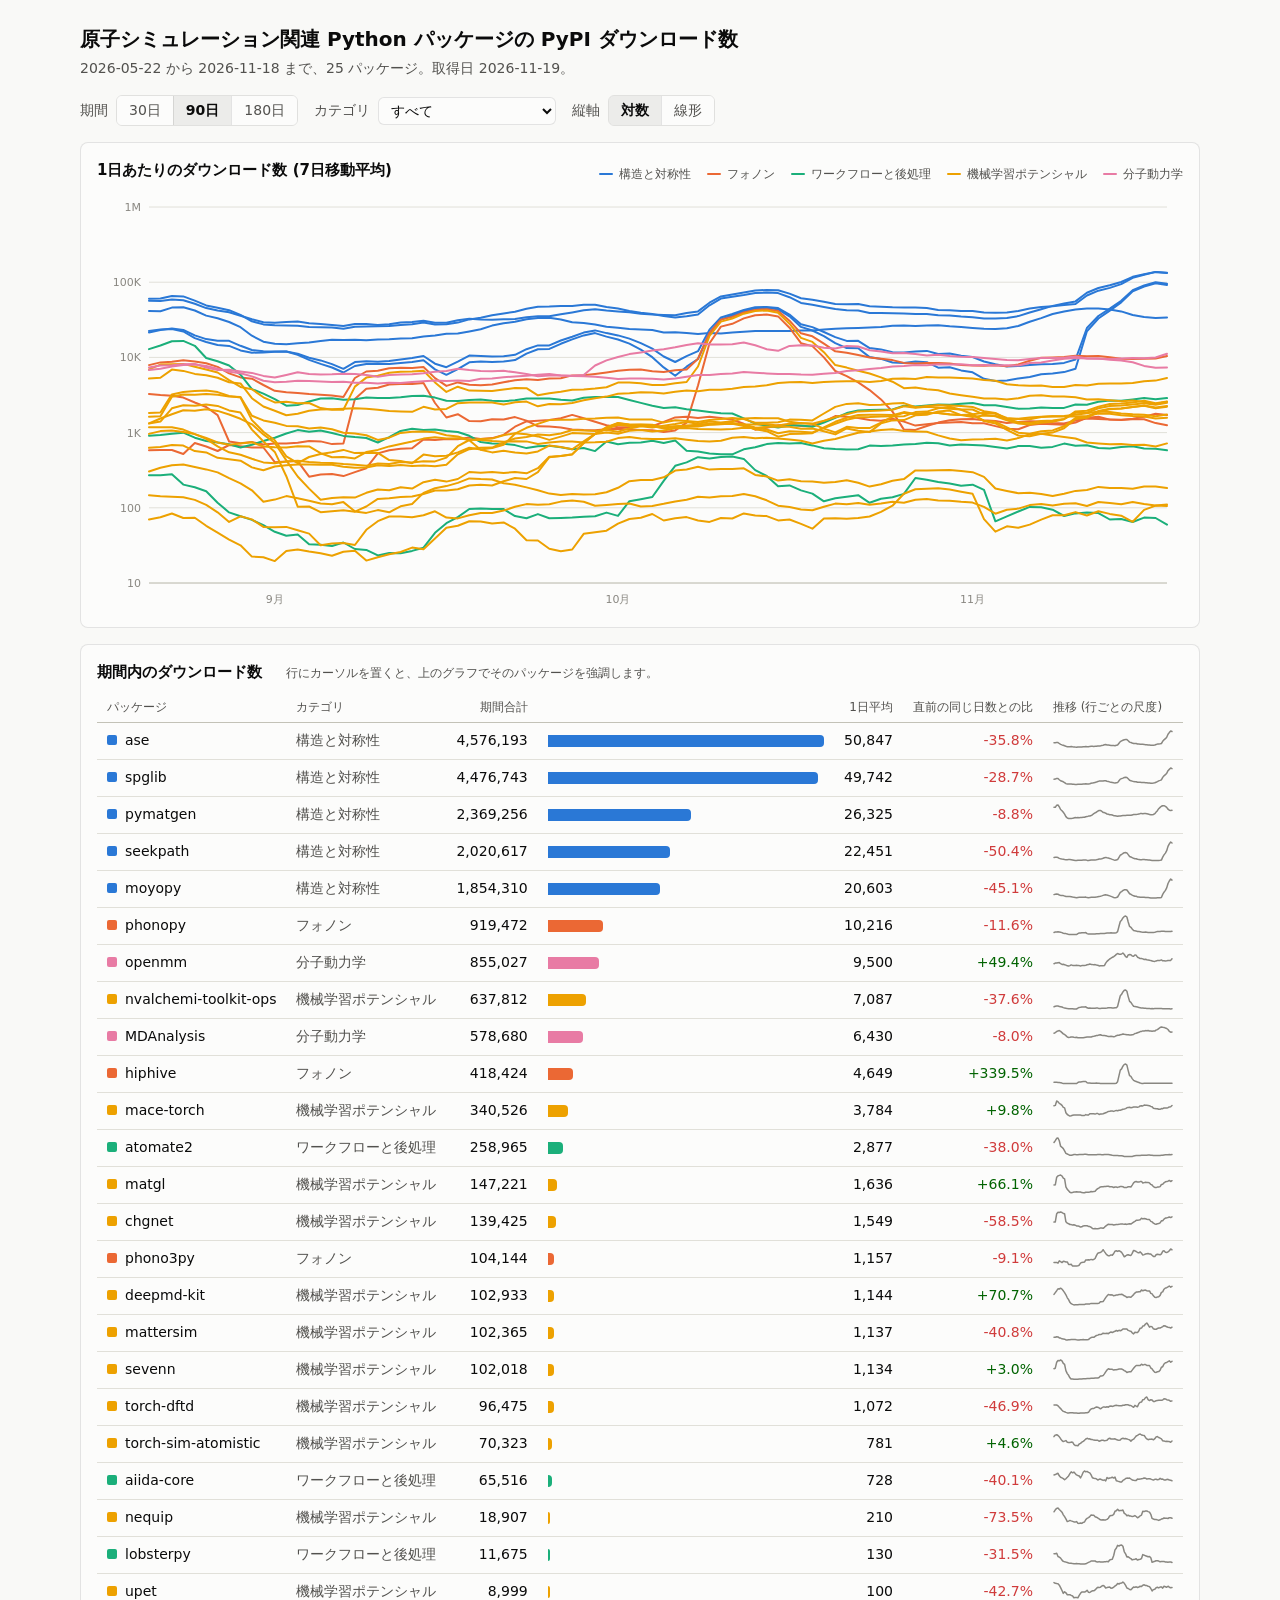
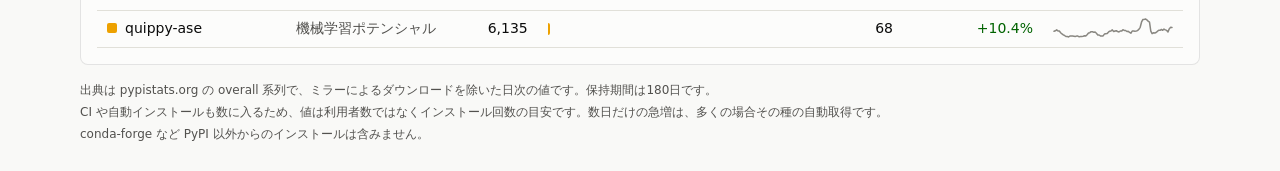
<file: dashboard.html>
<!doctype html>
<html lang="ja">
<head>
<meta charset="utf-8">
<meta name="viewport" content="width=device-width, initial-scale=1">
<title>原子シミュレーション関連 Python パッケージの PyPI ダウンロード数</title>
<style>
:root {
  color-scheme: light;
  --page: #f9f9f7;
  --surface: #fcfcfb;
  --text-primary: #0b0b0b;
  --text-secondary: #52514e;
  --text-muted: #898781;
  --grid: #e1e0d9;
  --axis: #c3c2b7;
  --border: rgba(11, 11, 11, 0.10);
  --wash: rgba(11, 11, 11, 0.05);
  --up: #006300;
  --down: #d03b3b;
  --c1: #2a78d6;
  --c2: #eb6834;
  --c3: #1baf7a;
  --c4: #eda100;
  --c5: #e87ba4;
  --c6: #008300;
  --c7: #6250d6;
  --c8: #e34948;
}
@media (prefers-color-scheme: dark) {
  :root {
    color-scheme: dark;
    --page: #0d0d0d;
    --surface: #1a1a19;
    --text-primary: #f0efec;
    --text-secondary: #c3c2b7;
    --text-muted: #898781;
    --grid: #2c2c2a;
    --axis: #383835;
    --border: rgba(255, 255, 255, 0.10);
    --wash: rgba(255, 255, 255, 0.06);
    --up: #0ca30c;
    --down: #e66767;
    --c1: #3987e5;
    --c2: #d95926;
    --c3: #199e70;
    --c4: #c98500;
    --c5: #d55181;
    --c6: #0ca30c;
    --c7: #9085e9;
    --c8: #e66767;
  }
}
* { box-sizing: border-box; }
body {
  margin: 0;
  padding: 24px;
  background: var(--page);
  color: var(--text-primary);
  font: 14px/1.5 system-ui, -apple-system, "Segoe UI", "Hiragino Sans", "Noto Sans JP", sans-serif;
}
main { max-width: 1120px; margin: 0 auto; }
h1 { font-size: 20px; margin: 0 0 4px; }
h2 { font-size: 15px; margin: 0; }
.sub { color: var(--text-secondary); margin: 0 0 16px; }
.filters { display: flex; flex-wrap: wrap; gap: 16px; align-items: center; margin-bottom: 16px; }
.filters label, .filters .group { display: flex; gap: 8px; align-items: center; color: var(--text-secondary); }
.seg { display: inline-flex; border: 1px solid var(--border); border-radius: 6px; overflow: hidden; }
.seg button {
  font: inherit; color: var(--text-secondary); background: var(--surface);
  border: 0; padding: 4px 12px; cursor: pointer;
}
.seg button + button { border-left: 1px solid var(--border); }
.seg button:hover { background: var(--wash); }
.seg button[aria-pressed="true"] { color: var(--text-primary); font-weight: 600; background: var(--wash); }
select {
  font: inherit; color: var(--text-primary); background: var(--surface);
  border: 1px solid var(--border); border-radius: 6px; padding: 4px 8px;
}
.card {
  background: var(--surface); border: 1px solid var(--border); border-radius: 8px;
  padding: 16px; margin-bottom: 16px;
}
.card-head { display: flex; flex-wrap: wrap; gap: 8px 24px; align-items: baseline; margin-bottom: 8px; }
.note { color: var(--text-secondary); font-size: 12px; margin: 0; }
.legend { display: flex; flex-wrap: wrap; gap: 4px 16px; font-size: 12px; color: var(--text-secondary); margin-left: auto; }
.legend span { display: inline-flex; align-items: center; gap: 6px; }
.key { display: inline-block; width: 14px; height: 2px; border-radius: 1px; }
.chart-wrap { position: relative; }
#chart { display: block; width: 100%; outline-offset: 2px; }
#chart text { font-size: 11px; fill: var(--text-muted); font-variant-numeric: tabular-nums; }
#chart text.hl-label { font-size: 12px; fill: var(--text-primary); font-weight: 600; }
#tooltip {
  position: absolute; top: 8px; pointer-events: none; display: none;
  background: var(--surface); border: 1px solid var(--border); border-radius: 6px;
  box-shadow: 0 2px 8px rgba(0, 0, 0, 0.12);
  padding: 8px 10px; font-size: 12px; line-height: 1.45;
}
#tooltip .date { color: var(--text-secondary); margin-bottom: 4px; }
#tooltip .rows { display: grid; grid-template-rows: repeat(var(--rows), auto); grid-auto-flow: column; column-gap: 16px; }
#tooltip .row { display: flex; align-items: center; gap: 6px; white-space: nowrap; color: var(--text-secondary); }
#tooltip .row b { color: var(--text-primary); min-width: 48px; text-align: right; font-variant-numeric: tabular-nums; }
#tooltip .row.hl { color: var(--text-primary); font-weight: 600; background: var(--wash); }
.table-wrap { overflow-x: auto; }
table { border-collapse: collapse; width: 100%; }
th, td { padding: 6px 10px; text-align: left; white-space: nowrap; }
th { font-size: 12px; font-weight: 500; color: var(--text-secondary); border-bottom: 1px solid var(--axis); }
td { border-bottom: 1px solid var(--grid); }
tbody tr:hover { background: var(--wash); }
td.num, th.num { text-align: right; font-variant-numeric: tabular-nums; }
td.cat { color: var(--text-secondary); }
td.bar { width: 28%; min-width: 120px; }
.bar-fill { height: 12px; min-width: 2px; border-radius: 0 4px 4px 0; }
.swatch { display: inline-block; width: 10px; height: 10px; border-radius: 2px; margin-right: 8px; }
td a { color: inherit; text-decoration: none; }
td a:hover { text-decoration: underline; }
.up { color: var(--up); }
.down { color: var(--down); }
.spark { display: block; }
footer { color: var(--text-secondary); font-size: 12px; }
footer p { margin: 0 0 4px; }
</style>
</head>
<body>
<main>
  <h1>原子シミュレーション関連 Python パッケージの PyPI ダウンロード数</h1>
  <p class="sub" id="sub"></p>

  <div class="filters">
    <div class="group">期間
      <div class="seg" id="days">
        <button type="button" data-v="30">30日</button>
        <button type="button" data-v="90">90日</button>
        <button type="button" data-v="180">180日</button>
      </div>
    </div>
    <label>カテゴリ <select id="cat"></select></label>
    <div class="group">縦軸
      <div class="seg" id="scale">
        <button type="button" data-v="log">対数</button>
        <button type="button" data-v="linear">線形</button>
      </div>
    </div>
  </div>

  <section class="card">
    <div class="card-head">
      <h2>1日あたりのダウンロード数 (7日移動平均)</h2>
      <div class="legend" id="legend"></div>
    </div>
    <div class="chart-wrap">
      <svg id="chart" height="420" tabindex="0" role="img"
           aria-label="パッケージごとの1日あたりダウンロード数の推移。左右の矢印キーで日付、上下の矢印キーでパッケージを選べます。同じ値は下の表にあります。"></svg>
      <div id="tooltip"></div>
    </div>
  </section>

  <section class="card">
    <div class="card-head">
      <h2>期間内のダウンロード数</h2>
      <p class="note">行にカーソルを置くと、上のグラフでそのパッケージを強調します。</p>
    </div>
    <div class="table-wrap">
      <table>
        <thead>
          <tr>
            <th>パッケージ</th>
            <th>カテゴリ</th>
            <th class="num">期間合計</th>
            <th></th>
            <th class="num">1日平均</th>
            <th class="num">直前の同じ日数との比</th>
            <th>推移 (行ごとの尺度)</th>
          </tr>
        </thead>
        <tbody id="rows"></tbody>
      </table>
    </div>
  </section>

  <footer>
    <p>出典は pypistats.org の overall 系列で、ミラーによるダウンロードを除いた日次の値です。保持期間は180日です。</p>
    <p>CI や自動インストールも数に入るため、値は利用者数ではなくインストール回数の目安です。数日だけの急増は、多くの場合その種の自動取得です。</p>
    <p>conda-forge など PyPI 以外からのインストールは含みません。</p>
  </footer>
</main>

<script src="data.js"></script>
<script>
const D = window.PYPI_DATA;
const N = D.dates.length;
const SVG_NS = "http://www.w3.org/2000/svg";
const ROLL = 7;
const M = { left: 52, right: 16, top: 16, bottom: 28 };

const PK = D.packages.map((p) => ({
  name: p.name,
  category: p.category,
  downloads: p.downloads,
  color: `var(--c${D.categories.indexOf(p.category) + 1})`,
  roll: rolling(p.downloads, ROLL),
}));

const state = { days: 90, scale: "log", cat: "", hl: null, cursor: null };
const chart = document.getElementById("chart");
const tooltip = document.getElementById("tooltip");
let geom = null;

init();

function init() {
  document.getElementById("sub").textContent =
    `${D.dates[0]} から ${D.dates[N - 1]} まで、${PK.length} パッケージ。取得日 ${D.fetched}。`;

  const cat = document.getElementById("cat");
  cat.append(new Option("すべて", ""));
  for (const c of D.categories) cat.append(new Option(c, c));
  cat.addEventListener("change", () => { state.cat = cat.value; state.hl = null; renderAll(); });

  bindSeg("days", (v) => { state.days = Number(v); state.cursor = null; });
  bindSeg("scale", (v) => { state.scale = v; });

  const legend = document.getElementById("legend");
  D.categories.forEach((c, i) => {
    const item = el("span");
    const key = el("i", { class: "key" });
    key.style.background = `var(--c${i + 1})`;
    item.append(key, c);
    legend.append(item);
  });

  chart.addEventListener("pointermove", onPointer);
  chart.addEventListener("pointerleave", () => { state.cursor = null; state.hl = null; renderChart(); });
  chart.addEventListener("keydown", onKey);
  chart.addEventListener("blur", () => { state.cursor = null; state.hl = null; renderChart(); });
  window.addEventListener("resize", renderChart);
  renderAll();
}

function renderAll() {
  renderChart();
  renderTable();
}

function visible() {
  return PK.filter((p) => !state.cat || p.category === state.cat);
}

// ---- line chart ----

function renderChart() {
  const pk = visible();
  const W = chart.clientWidth;
  const H = Number(chart.getAttribute("height"));
  const start = N - state.days;
  const pw = W - M.left - M.right;
  const ph = H - M.top - M.bottom;
  chart.setAttribute("viewBox", `0 0 ${W} ${H}`);
  chart.replaceChildren();

  const vals = pk.flatMap((p) => p.roll.slice(start).filter((v) => v !== null));
  const axis = state.scale === "log" ? logAxis(vals) : linearAxis(vals);
  const x = (i) => M.left + ((i - start) / (state.days - 1)) * pw;
  const y = (v) => M.top + ph - axis.t(v) * ph;
  geom = { start, x, y, pw, W };

  for (const tick of axis.ticks) {
    const ty = y(tick);
    chart.append(svg("line", { x1: M.left, x2: W - M.right, y1: ty, y2: ty, stroke: "var(--grid)" }));
    chart.append(svg("text", { x: M.left - 8, y: ty + 4, "text-anchor": "end" }, compact(tick)));
  }
  chart.append(svg("line", { x1: M.left, x2: W - M.right, y1: M.top + ph, y2: M.top + ph, stroke: "var(--axis)" }));
  for (const [i, label] of xTicks(start)) {
    chart.append(svg("text", { x: x(i), y: H - 8, "text-anchor": "middle" }, label));
  }

  // the highlighted line is drawn last so it sits on top
  const ordered = pk.filter((p) => p.name !== state.hl).concat(pk.filter((p) => p.name === state.hl));
  for (const p of ordered) {
    const isHl = p.name === state.hl;
    chart.append(svg("path", {
      d: linePath(p.roll, start, x, y),
      fill: "none",
      stroke: p.color,
      "stroke-width": isHl ? 3 : 2,
      "stroke-linejoin": "round",
      "stroke-linecap": "round",
      opacity: state.hl && !isHl ? 0.18 : 1,
    }));
  }

  const hl = pk.find((p) => p.name === state.hl);
  if (hl) {
    const last = hl.roll[N - 1];
    const ly = Math.max(M.top + 12, y(last) - 10);
    chart.append(svg("text", {
      x: W - M.right - 4, y: ly, "text-anchor": "end", class: "hl-label",
      stroke: "var(--surface)", "stroke-width": 4, "paint-order": "stroke",
    }, hl.name));
  }

  if (state.cursor === null) {
    tooltip.style.display = "none";
    return;
  }
  const cx = x(state.cursor);
  chart.append(svg("line", { x1: cx, x2: cx, y1: M.top, y2: M.top + ph, stroke: "var(--axis)" }));
  for (const p of ordered) {
    const v = p.roll[state.cursor];
    if (v === null) continue;
    const isHl = p.name === state.hl;
    chart.append(svg("circle", {
      cx, cy: y(v), r: isHl ? 5 : 3, fill: p.color,
      stroke: "var(--surface)", "stroke-width": isHl ? 2 : 1,
      opacity: state.hl && !isHl ? 0.4 : 1,
    }));
  }
  renderTooltip(pk, cx);
}

function renderTooltip(pk, cx) {
  const i = state.cursor;
  const rows = pk.filter((p) => p.roll[i] !== null).sort((a, b) => b.roll[i] - a.roll[i]);
  const list = el("div", { class: "rows" });
  list.style.setProperty("--rows", Math.ceil(rows.length / (rows.length > 10 ? 2 : 1)));
  for (const p of rows) {
    const key = el("i", { class: "key" });
    key.style.background = p.color;
    list.append(el("div", { class: p.name === state.hl ? "row hl" : "row" },
      key, el("b", {}, full(p.roll[i])), p.name));
  }
  tooltip.replaceChildren(el("div", { class: "date" }, `${D.dates[i]} までの7日平均`), list);
  tooltip.style.display = "block";
  const onLeft = cx > geom.W / 2;
  tooltip.style.left = onLeft ? "" : `${cx + 14}px`;
  tooltip.style.right = onLeft ? `${geom.W - cx + 14}px` : "";
}

function onPointer(ev) {
  const box = chart.getBoundingClientRect();
  const px = ev.clientX - box.left;
  const py = ev.clientY - box.top;
  const rel = (px - M.left) / geom.pw;
  const i = geom.start + Math.round(Math.min(1, Math.max(0, rel)) * (state.days - 1));
  let best = null;
  let bestDist = Infinity;
  for (const p of visible()) {
    if (p.roll[i] === null) continue;
    const dist = Math.abs(geom.y(p.roll[i]) - py);
    if (dist < bestDist) { best = p.name; bestDist = dist; }
  }
  if (i === state.cursor && best === state.hl) return;
  state.cursor = i;
  state.hl = best;
  renderChart();
}

function onKey(ev) {
  const start = N - state.days;
  const first = Math.max(start, ROLL - 1);
  if (state.cursor === null) state.cursor = N - 1;
  const ranked = visible()
    .filter((p) => p.roll[state.cursor] !== null)
    .sort((a, b) => b.roll[state.cursor] - a.roll[state.cursor])
    .map((p) => p.name);
  const at = ranked.indexOf(state.hl);
  if (ev.key === "ArrowLeft") state.cursor = Math.max(first, state.cursor - 1);
  else if (ev.key === "ArrowRight") state.cursor = Math.min(N - 1, state.cursor + 1);
  else if (ev.key === "ArrowDown") state.hl = ranked[Math.min(ranked.length - 1, at + 1)];
  else if (ev.key === "ArrowUp") state.hl = ranked[Math.max(0, at - 1)];
  else if (ev.key === "Escape") { state.cursor = null; state.hl = null; }
  else return;
  ev.preventDefault();
  renderChart();
}

// ---- table ----

function renderTable() {
  const start = N - state.days;
  const rows = visible().map((p) => {
    const total = sum(p.downloads, start, N);
    const prev = start - state.days >= 0 ? sum(p.downloads, start - state.days, start) : null;
    return { p, total, change: prev ? total / prev - 1 : null };
  }).sort((a, b) => b.total - a.total);
  const max = Math.max(...rows.map((r) => r.total), 1);

  const body = document.getElementById("rows");
  body.replaceChildren();
  for (const { p, total, change } of rows) {
    const swatch = el("i", { class: "swatch" });
    swatch.style.background = p.color;
    const link = el("a", { href: `https://pypistats.org/packages/${p.name.toLowerCase()}` }, p.name);
    const fill = el("div", { class: "bar-fill" });
    fill.style.width = `${(total / max) * 100}%`;
    fill.style.background = p.color;
    const delta = el("td", { class: "num" }, "-");
    if (change !== null) {
      delta.textContent = `${change >= 0 ? "+" : "-"}${Math.abs(change * 100).toFixed(1)}%`;
      delta.classList.add(change >= 0 ? "up" : "down");
    }
    const tr = el("tr", {},
      el("td", {}, swatch, link),
      el("td", { class: "cat" }, p.category),
      el("td", { class: "num" }, full(total)),
      el("td", { class: "bar" }, fill),
      el("td", { class: "num" }, full(total / state.days)),
      delta,
      el("td", {}, sparkline(p.roll.slice(start))));
    tr.addEventListener("pointerenter", () => { state.hl = p.name; renderChart(); });
    tr.addEventListener("pointerleave", () => { state.hl = null; renderChart(); });
    body.append(tr);
  }
}

function sparkline(values) {
  const w = 120;
  const h = 24;
  const known = values.filter((v) => v !== null);
  const max = Math.max(...known, 1);
  const node = svg("svg", { width: w, height: h, class: "spark", "aria-hidden": "true" });
  const x = (i) => 1 + (i / (values.length - 1)) * (w - 2);
  const y = (v) => h - 2 - (v / max) * (h - 4);
  node.append(svg("path", {
    d: linePath(values, 0, x, y), fill: "none", stroke: "var(--text-muted)",
    "stroke-width": 1.5, "stroke-linejoin": "round", "stroke-linecap": "round",
  }));
  return node;
}

// ---- helpers ----

function rolling(values, window) {
  return values.map((_, i) => (i < window - 1 ? null : sum(values, i - window + 1, i + 1) / window));
}

function sum(values, from, to) {
  let total = 0;
  for (let i = from; i < to; i++) total += values[i];
  return total;
}

function logAxis(vals) {
  const positive = vals.filter((v) => v > 0);
  const lo = Math.max(0, Math.floor(Math.log10(Math.min(...positive, 1e9))));
  const hi = Math.max(lo + 1, Math.ceil(Math.log10(Math.max(...positive, 10))));
  const ticks = [];
  for (let e = lo; e <= hi; e++) ticks.push(10 ** e);
  return { ticks, t: (v) => (Math.log10(Math.max(v, 10 ** lo)) - lo) / (hi - lo) };
}

function linearAxis(vals) {
  const max = Math.max(...vals, 1);
  const raw = max / 5;
  const mag = 10 ** Math.floor(Math.log10(raw));
  const step = [1, 2, 5, 10].map((m) => m * mag).find((s) => s >= raw);
  const top = Math.ceil(max / step) * step;
  const ticks = [];
  for (let v = 0; v <= top + step / 2; v += step) ticks.push(v);
  return { ticks, t: (v) => v / top };
}

function xTicks(start) {
  const ticks = [];
  if (state.days <= 30) {
    for (let i = N - 1; i >= start; i -= 7) {
      const [, m, d] = D.dates[i].split("-");
      ticks.push([i, `${Number(m)}/${Number(d)}`]);
    }
  } else {
    for (let i = start; i < N; i++) {
      const [, m, d] = D.dates[i].split("-");
      if (d === "01") ticks.push([i, `${Number(m)}月`]);
    }
  }
  return ticks;
}

function linePath(values, offset, x, y) {
  let d = "";
  let pen = false;
  for (let k = offset; k < values.length; k++) {
    const v = values[k];
    if (v === null) { pen = false; continue; }
    d += `${pen ? "L" : "M"}${x(k).toFixed(1)},${y(v).toFixed(1)}`;
    pen = true;
  }
  return d;
}

function compact(n) {
  const short = (v, unit) => `${v >= 100 ? Math.round(v) : Number(v.toFixed(1))}${unit}`;
  if (n >= 1e6) return short(n / 1e6, "M");
  if (n >= 1e3) return short(n / 1e3, "K");
  return String(Math.round(n));
}

function full(n) {
  return Math.round(n).toLocaleString("en-US");
}

function bindSeg(id, apply) {
  const buttons = [...document.getElementById(id).querySelectorAll("button")];
  const sync = () => buttons.forEach((b) => b.setAttribute("aria-pressed", String(b.dataset.v === String(state[id]))));
  buttons.forEach((b) => b.addEventListener("click", () => { apply(b.dataset.v); sync(); renderAll(); }));
  sync();
}

function el(tag, attrs = {}, ...children) {
  const node = document.createElement(tag);
  for (const [k, v] of Object.entries(attrs)) node.setAttribute(k, v);
  node.append(...children);
  return node;
}

function svg(tag, attrs = {}, text) {
  const node = document.createElementNS(SVG_NS, tag);
  for (const [k, v] of Object.entries(attrs)) node.setAttribute(k, v);
  if (text !== undefined) node.textContent = text;
  return node;
}
</script>
</body>
</html>
</file>
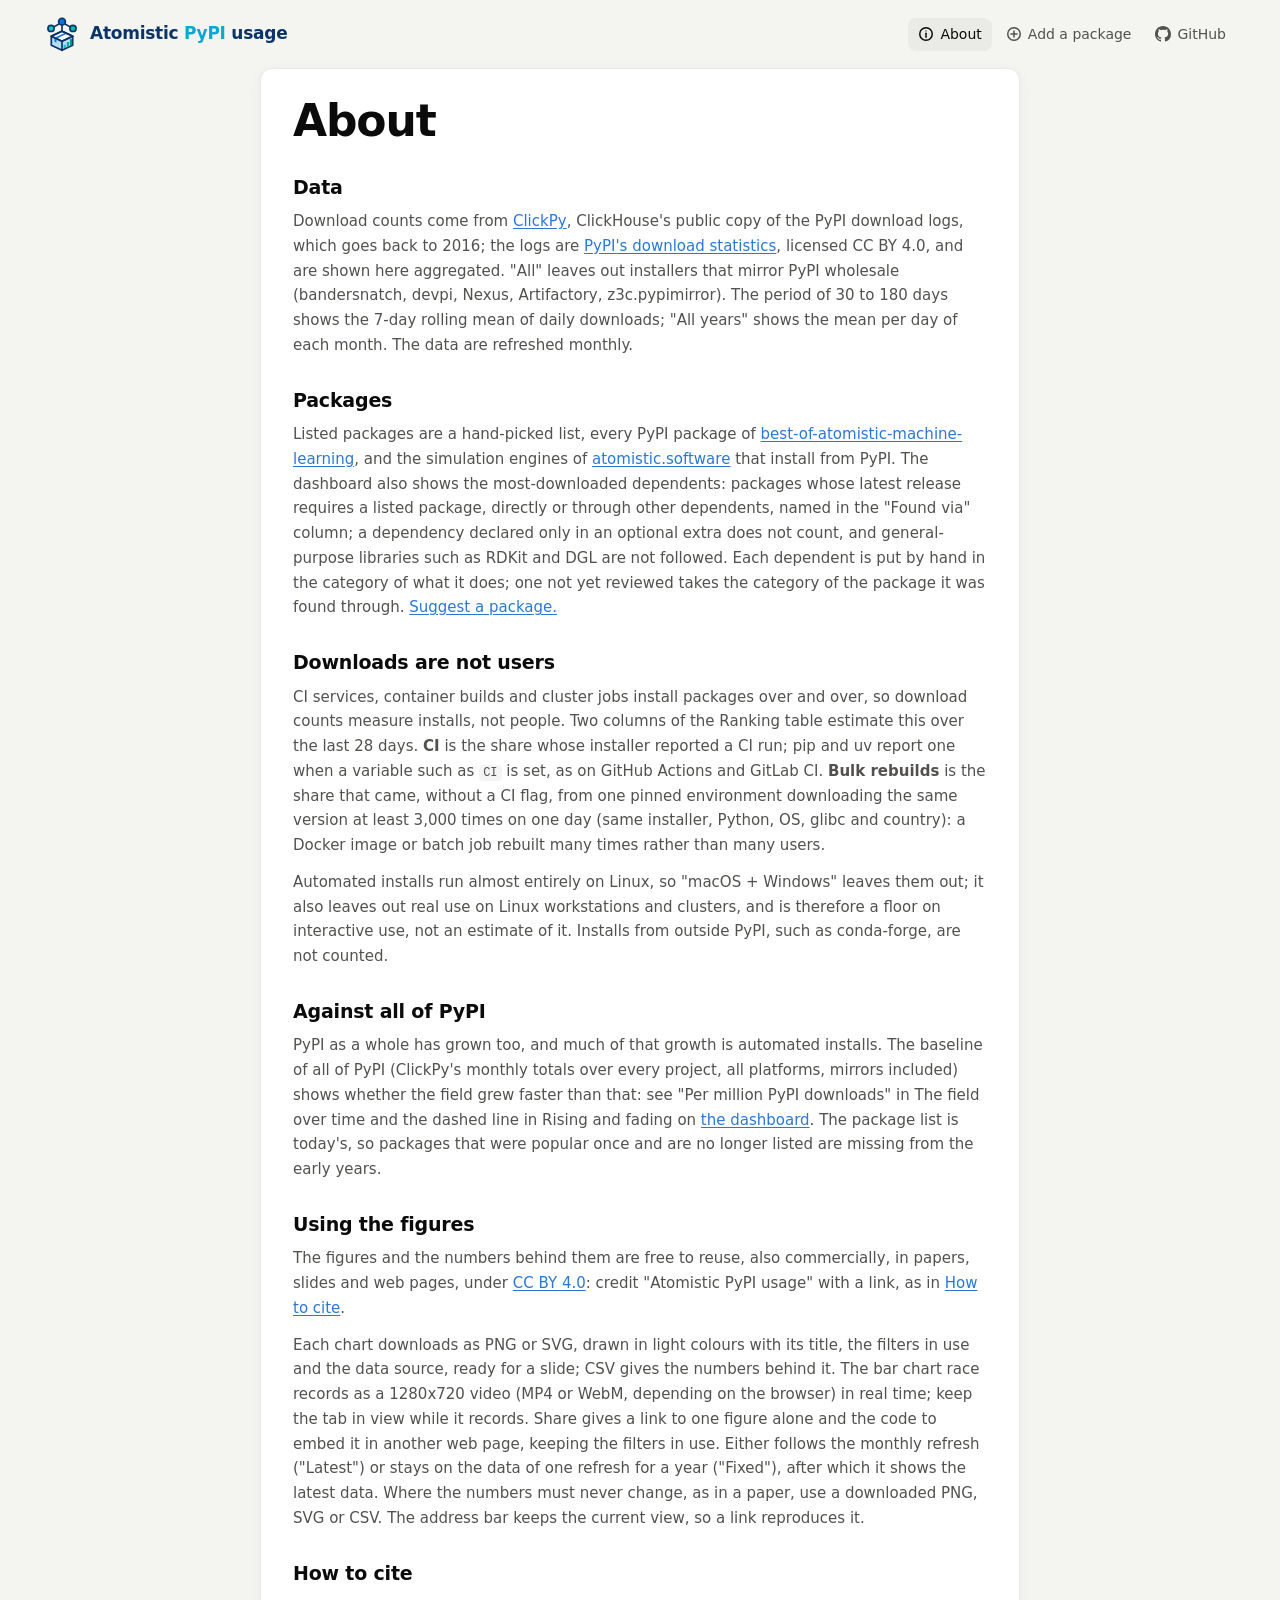
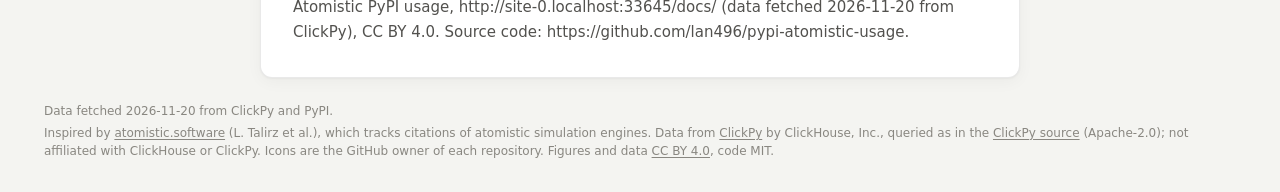
<file: docs/about.html>
<!doctype html>
<html lang="en">
<head>
<meta charset="utf-8">
<meta name="viewport" content="width=device-width, initial-scale=1">
<title>About: Atomistic PyPI usage</title>
<link rel="icon" href="logo.svg" type="image/svg+xml">
<link rel="stylesheet" href="style.css">
</head>
<body>
<main>
  <div class="topbar">
    <a class="brand" href="./">
      <img src="logo.svg" alt="">
      <span>Atomistic <b>PyPI</b> usage</span>
    </a>
    <nav>
      <a href="about.html" aria-current="page"><svg viewBox="0 0 16 16" fill="none" stroke="currentColor" stroke-width="1.5" aria-hidden="true"><circle cx="8" cy="8" r="6.25"/><path d="M8 7.25v4" stroke-linecap="round"/><circle cx="8" cy="4.9" r="0.6" fill="currentColor" stroke="none"/></svg><span>About</span></a>
      <a href="https://github.com/lan496/pypi-atomistic-usage/blob/main/CONTRIBUTING.md"><svg viewBox="0 0 16 16" fill="none" stroke="currentColor" stroke-width="1.5" stroke-linecap="round" aria-hidden="true"><circle cx="8" cy="8" r="6.25"/><path d="M8 5v6M5 8h6"/></svg><span>Add a package</span></a>
      <a href="https://github.com/lan496/pypi-atomistic-usage"><svg viewBox="0 0 16 16" fill="currentColor" aria-hidden="true"><path d="M8 0C3.58 0 0 3.58 0 8c0 3.54 2.29 6.53 5.47 7.59.4.07.55-.17.55-.38 0-.19-.01-.82-.01-1.49-2.01.37-2.53-.49-2.69-.94-.09-.23-.48-.94-.82-1.13-.28-.15-.68-.52-.01-.53.63-.01 1.08.58 1.23.82.72 1.21 1.87.87 2.33.66.07-.52.28-.87.51-1.07-1.78-.2-3.64-.89-3.64-3.95 0-.87.31-1.59.82-2.15-.08-.2-.36-1.02.08-2.12 0 0 .67-.21 2.2.82.64-.18 1.32-.27 2-.27.68 0 1.36.09 2 .27 1.53-1.04 2.2-.82 2.2-.82.44 1.1.16 1.92.08 2.12.51.56.82 1.27.82 2.15 0 3.07-1.87 3.75-3.65 3.95.29.25.54.73.54 1.48 0 1.07-.01 1.93-.01 2.2 0 .21.15.46.55.38A8.013 8.013 0 0016 8c0-4.42-3.58-8-8-8z"/></svg><span>GitHub</span></a>
    </nav>
  </div>

  <article class="card doc">
    <h1>About</h1>
    <h2 id="data">Data</h2>
    <p>Download counts come from <a href="https://clickpy.clickhouse.com">ClickPy</a>, ClickHouse's public copy of the PyPI download logs, which goes back to 2016;
      the logs are <a href="https://docs.pypi.org/api/bigquery/">PyPI's download statistics</a>, licensed CC BY 4.0, and are shown here aggregated.
      "All" leaves out installers that mirror PyPI wholesale (bandersnatch, devpi, Nexus, Artifactory, z3c.pypimirror).
      The period of 30 to 180 days shows the 7-day rolling mean of daily downloads; "All years" shows the mean per day of each month.
      The data are refreshed monthly.</p>
    <h2 id="packages">Packages</h2>
    <p>Listed packages are a hand-picked list, every PyPI package of
      <a href="https://github.com/JuDFTteam/best-of-atomistic-machine-learning">best-of-atomistic-machine-learning</a>,
      and the simulation engines of <a href="https://atomistic.software">atomistic.software</a> that install from PyPI.
      The dashboard also shows the most-downloaded dependents: packages whose latest release requires a listed package, directly or through other dependents, named in the "Found via" column; a dependency declared only in an optional extra does not count, and general-purpose libraries such as RDKit and DGL are not followed.
      Each dependent is put by hand in the category of what it does; one not yet reviewed takes the category of the package it was found through.
      <a href="https://github.com/lan496/pypi-atomistic-usage/blob/main/CONTRIBUTING.md">Suggest a package.</a></p>
    <h2 id="downloads-are-not-users">Downloads are not users</h2>
    <p>CI services, container builds and cluster jobs install packages over and over, so download counts measure installs, not people.
      Two columns of the Ranking table estimate this over the last <span class="auto-days"></span> days.
      <b>CI</b> is the share whose installer reported a CI run; pip and uv report one when a variable such as <code>CI</code> is set, as on GitHub Actions and GitLab CI.
      <b>Bulk rebuilds</b> is the share that came, without a CI flag, from one pinned environment downloading the same version at least <span id="bulk-min"></span> times on one day (same installer, Python, OS, glibc and country): a Docker image or batch job rebuilt many times rather than many users.</p>
    <p>Automated installs run almost entirely on Linux, so "macOS + Windows" leaves them out; it also leaves out real use on Linux workstations and clusters, and is therefore a floor on interactive use, not an estimate of it.
      Installs from outside PyPI, such as conda-forge, are not counted.</p>
    <h2 id="all-of-pypi">Against all of PyPI</h2>
    <p>PyPI as a whole has grown too, and much of that growth is automated installs.
      The baseline of all of PyPI (ClickPy's monthly totals over every project, all platforms, mirrors included) shows whether the field grew faster than that:
      see "Per million PyPI downloads" in The field over time and the dashed line in Rising and fading on <a href="./">the dashboard</a>.
      The package list is today's, so packages that were popular once and are no longer listed are missing from the early years.</p>
    <h2 id="using-the-figures">Using the figures</h2>
    <p>The figures and the numbers behind them are free to reuse, also commercially, in papers, slides and web pages, under
      <a href="https://creativecommons.org/licenses/by/4.0/">CC BY 4.0</a>: credit "Atomistic PyPI usage" with a link, as in <a href="#cite-as">How to cite</a>.</p>
    <p>Each chart downloads as PNG or SVG, drawn in light colours with its title, the filters in use and the data source, ready for a slide; CSV gives the numbers behind it.
      The bar chart race records as a 1280x720 video (MP4 or WebM, depending on the browser) in real time; keep the tab in view while it records.
      Share gives a link to one figure alone and the code to embed it in another web page, keeping the filters in use.
      Either follows the monthly refresh ("Latest") or stays on the data of one refresh for a year ("Fixed"), after which it shows the latest data.
      Where the numbers must never change, as in a paper, use a downloaded PNG, SVG or CSV.
      The address bar keeps the current view, so a link reproduces it.</p>
    <h2 id="cite-as">How to cite</h2>
    <p id="cite"></p>
  </article>
  <footer>
    <span id="footer"></span>
    <span>Inspired by <a href="https://atomistic.software">atomistic.software</a> (L. Talirz et al.), which tracks citations of atomistic simulation engines.
      Data from <a href="https://clickpy.clickhouse.com">ClickPy</a> by ClickHouse, Inc., queried as in the <a href="https://github.com/ClickHouse/clickpy">ClickPy source</a> (Apache-2.0); not affiliated with ClickHouse or ClickPy.
      Icons are the GitHub owner of each repository.
      Figures and data <a href="https://creativecommons.org/licenses/by/4.0/">CC BY 4.0</a>, code MIT.</span>
  </footer>
</main>
<script src="data.js"></script>
<script>
const D = window.PYPI_DATA;
for (const node of document.querySelectorAll(".auto-days")) node.textContent = D.automation_days;
document.getElementById("bulk-min").textContent = D.bulk_min.toLocaleString("en-US");
document.getElementById("cite").textContent =
  `Atomistic PyPI usage, ${new URL("./", location.href).href} (data fetched ${D.fetched} from ClickPy), CC BY 4.0. Source code: https://github.com/lan496/pypi-atomistic-usage.`;
document.getElementById("footer").textContent = `Data fetched ${D.fetched} from ClickPy and PyPI.`;
</script>
</body>
</html>
</file>
<file: docs/style.css>
:root {
  color-scheme: light;
  --page: #f4f4f1;
  --surface: #ffffff;
  --raised: #fafaf8;
  --text-primary: #0b0b0b;
  --text-secondary: #52514e;
  --text-muted: #898781;
  --grid: #ebeae4;
  --axis: #c3c2b7;
  --border: rgba(11, 11, 11, 0.09);
  --wash: rgba(11, 11, 11, 0.045);
  --shadow: 0 1px 2px rgba(11, 11, 11, 0.04), 0 4px 16px rgba(11, 11, 11, 0.04);
  --up: #006300;
  --down: #d03b3b;
  --c1: #2a78d6;
  --c2: #eb6834;
  --c3: #1baf7a;
  --c4: #eda100;
  --c5: #e87ba4;
  --c6: #008300;
  --c7: #6250d6;
  --c8: #e34948;
  --radius: 12px;
  --brand-ink: #0b3566;
  --brand-accent: #06a9cf;
}
/* figure export adds .export to draw in the light colours whatever the theme */
@media (prefers-color-scheme: dark) {
  :root:not(.export):not(.light) {
    color-scheme: dark;
    --page: #0d0d0d;
    --surface: #171716;
    --raised: #1d1d1c;
    --text-primary: #f0efec;
    --text-secondary: #c3c2b7;
    --text-muted: #898781;
    --grid: #262624;
    --axis: #3a3a37;
    --border: rgba(255, 255, 255, 0.09);
    --wash: rgba(255, 255, 255, 0.06);
    --shadow: none;
    --up: #0ca30c;
    --down: #e66767;
    --c1: #3987e5;
    --c2: #d95926;
    --c3: #199e70;
    --c4: #c98500;
    --c5: #d55181;
    --c6: #0ca30c;
    --c7: #9085e9;
    --c8: #e66767;
    --brand-ink: #f0efec;
    --brand-accent: #2cc3e6;
  }
}
* { box-sizing: border-box; }
body {
  margin: 0;
  background: var(--page);
  color: var(--text-primary);
  font: 14px/1.5 system-ui, -apple-system, "Segoe UI", "Hiragino Sans", "Noto Sans JP", sans-serif;
  -webkit-font-smoothing: antialiased;
}
main { max-width: 1240px; margin: 0 auto; padding: 0 24px 32px; }
a { color: var(--c1); text-underline-offset: 2px; }
code { font-size: 12px; background: var(--wash); border-radius: 4px; padding: 1px 4px; }

/* ---- masthead ---- */
.topbar { display: flex; align-items: center; gap: 16px; padding: 16px 0; }
.brand {
  display: flex; align-items: center; gap: 10px; text-decoration: none;
  font-size: 17px; font-weight: 750; letter-spacing: -0.015em; color: var(--brand-ink);
}
.brand img { width: 36px; height: 36px; }
.brand b { font-weight: inherit; color: var(--brand-accent); }
.topbar nav { display: flex; gap: 4px; margin-left: auto; }
.topbar nav a {
  color: var(--text-secondary); text-decoration: none; border-radius: 8px; padding: 6px 10px;
  display: inline-flex; align-items: center; gap: 6px;
}
.topbar nav a:hover { background: var(--wash); color: var(--text-primary); }
.topbar nav svg { width: 16px; height: 16px; flex: none; }
.hero { padding: 24px 0 28px; max-width: 820px; }
.eyebrow {
  display: inline-flex; align-items: center; gap: 8px; margin: 0 0 12px;
  font-size: 12px; font-weight: 500; color: var(--text-secondary);
  background: var(--surface); border: 1px solid var(--border); border-radius: 999px; padding: 3px 12px 3px 8px;
}
.eyebrow i { width: 8px; height: 8px; border-radius: 50%; background: var(--up); }
h1 { font-size: clamp(28px, 4.2vw, 44px); line-height: 1.08; letter-spacing: -0.025em; margin: 0 0 14px; font-weight: 700; }
h1 span { color: var(--text-muted); }
.lead { font-size: 16px; color: var(--text-secondary); margin: 0 0 10px; }
.sub { color: var(--text-muted); margin: 0; font-size: 12px; font-variant-numeric: tabular-nums; }

/* ---- headline numbers ---- */
.stats { display: grid; grid-template-columns: repeat(4, minmax(0, 1fr)); gap: 12px; margin-bottom: 16px; }
.stat {
  background: var(--surface); border: 1px solid var(--border); border-radius: var(--radius); box-shadow: var(--shadow);
  padding: 14px 16px; min-width: 0; display: flex; flex-direction: column; gap: 2px;
}
.stat .label { color: var(--text-secondary); font-size: 12px; font-weight: 500; }
.stat .value {
  font-size: 26px; font-weight: 650; letter-spacing: -0.02em; font-variant-numeric: tabular-nums;
  white-space: nowrap; overflow: hidden; text-overflow: ellipsis;
}
.stat .detail { color: var(--text-muted); font-size: 12px; white-space: nowrap; overflow: hidden; text-overflow: ellipsis; }
.stat .spark { margin-top: 6px; width: 100%; height: 28px; }

/* ---- toolbar ---- */
.toolbar {
  position: sticky; top: 0; z-index: 3; margin: 0 -24px 16px; padding: 10px 24px;
  background: color-mix(in srgb, var(--page) 88%, transparent);
  backdrop-filter: saturate(1.4) blur(10px); -webkit-backdrop-filter: saturate(1.4) blur(10px);
  border-bottom: 1px solid transparent;
}
.toolbar.stuck { border-bottom-color: var(--border); }
.controls { display: flex; flex-wrap: wrap; gap: 8px 20px; align-items: center; }
.ctl { display: flex; gap: 8px; align-items: center; color: var(--text-muted); font-size: 12px; font-weight: 500; }
.seg {
  display: inline-flex; gap: 2px; padding: 2px; border-radius: 9px;
  background: var(--wash); border: 1px solid var(--border);
}
.seg button {
  font: inherit; font-size: 13px; font-weight: 500; color: var(--text-secondary); background: transparent;
  border: 0; border-radius: 7px; padding: 3px 10px; cursor: pointer;
}
.seg button:hover { color: var(--text-primary); }
.seg button[aria-pressed="true"] { color: var(--text-primary); background: var(--surface); box-shadow: 0 1px 2px rgba(0, 0, 0, 0.12); }
.search { margin-left: auto; position: relative; flex: none; }
.scope { font-size: 12px; font-weight: 600; color: var(--text-secondary); }
.reset {
  font: inherit; font-size: 12px; color: var(--text-secondary); background: transparent; cursor: pointer;
  border: 1px solid var(--border); border-radius: 9px; padding: 2px 8px;
}
.reset:hover { color: var(--text-primary); background: var(--wash); }
.reset[hidden] { display: none; }
/* the toolbar settings a figure follows, under its title */
.uses { display: flex; flex-wrap: wrap; gap: 4px; margin: 6px 0 2px; }
.uses span {
  font-size: 11px; color: var(--text-muted); border: 1px solid var(--border); border-radius: 999px; padding: 0 8px;
}
.uses span.set { color: var(--c1); border-color: color-mix(in srgb, var(--c1) 45%, transparent); background: color-mix(in srgb, var(--c1) 8%, transparent); font-weight: 600; }
.uses span.flash { animation: flash 1.2s ease-out; }
@keyframes flash { from { background: color-mix(in srgb, var(--c1) 35%, transparent); } }
@media (prefers-reduced-motion: reduce) { .uses span.flash { animation: none; } }
.search svg { position: absolute; left: 9px; top: 50%; width: 14px; height: 14px; transform: translateY(-50%); color: var(--text-muted); }
input[type="search"] {
  font: inherit; font-size: 13px; color: var(--text-primary); background: var(--surface);
  border: 1px solid var(--border); border-radius: 9px; padding: 5px 10px 5px 28px; width: 160px;
}
input[type="search"]:focus { outline: 2px solid color-mix(in srgb, var(--c1) 40%, transparent); outline-offset: 1px; }
.filter-row { display: flex; gap: 8px 16px; align-items: flex-start; margin-top: 10px; }
.chips { display: flex; flex-wrap: wrap; gap: 6px; }
.chip {
  font: inherit; font-size: 12px; color: var(--text-secondary); cursor: pointer;
  display: inline-flex; align-items: center; gap: 6px;
  background: var(--surface); border: 1px solid var(--border); border-radius: 999px; padding: 3px 10px 3px 8px;
}
.chip:hover { color: var(--text-primary); border-color: var(--axis); }
.chip[aria-pressed="true"] { color: var(--text-primary); border-color: currentColor; font-weight: 600; }
.chip .dot { width: 8px; height: 8px; border-radius: 50%; flex: none; }
.chip b { font-weight: 500; color: var(--text-muted); font-variant-numeric: tabular-nums; }

/* ---- cards ---- */
.card {
  background: var(--surface); border: 1px solid var(--border); border-radius: var(--radius); box-shadow: var(--shadow);
  padding: 18px 20px; margin-bottom: 16px; min-width: 0;
}
.card-head { display: flex; flex-wrap: wrap; gap: 8px 24px; align-items: flex-start; margin-bottom: 12px; }
.card-head > div:first-child { flex: 1 1 280px; }
h2 { font-size: 16px; font-weight: 650; letter-spacing: -0.01em; margin: 0; }
h3 { font-size: 13px; font-weight: 650; margin: 0 0 6px; color: var(--text-primary); }
.note { color: var(--text-muted); font-size: 12px; margin: 2px 0 0; }
.split { display: grid; grid-template-columns: minmax(0, 1.55fr) minmax(0, 1fr); gap: 16px; }
.split > .card { margin-bottom: 16px; }

/* ---- line chart ---- */
.chart-wrap { position: relative; }
#chart { display: block; width: 100%; outline-offset: 4px; border-radius: 4px; }
#chart text { font-size: 11px; fill: var(--text-muted); font-variant-numeric: tabular-nums; }
#chart text.end-label { fill: var(--text-secondary); font-size: 11.5px; }
#chart text.end-label.hl { fill: var(--text-primary); font-weight: 600; }
#tooltip {
  position: absolute; top: 8px; pointer-events: none; display: none; z-index: 2;
  background: var(--raised); border: 1px solid var(--border); border-radius: 10px;
  box-shadow: 0 8px 24px rgba(0, 0, 0, 0.14);
  padding: 10px 12px; font-size: 12px; line-height: 1.45;
}
#tooltip .date { color: var(--text-secondary); font-weight: 600; margin-bottom: 6px; }
#tooltip .rows { display: grid; grid-template-rows: repeat(var(--rows), auto); grid-auto-flow: column; column-gap: 16px; }
#tooltip .row { display: flex; align-items: center; gap: 6px; white-space: nowrap; color: var(--text-secondary); padding: 0 4px; border-radius: 4px; }
#tooltip .row b { color: var(--text-primary); min-width: 48px; text-align: right; font-variant-numeric: tabular-nums; font-weight: 500; }
#tooltip .row.hl { color: var(--text-primary); font-weight: 600; background: var(--wash); }
#tooltip .rank { color: var(--text-muted); min-width: 16px; text-align: right; font-variant-numeric: tabular-nums; font-weight: 400; }
.key { display: inline-block; width: 10px; height: 3px; border-radius: 2px; flex: none; }

/* ---- bar chart race ---- */
.race-ctl { display: flex; align-items: center; gap: 10px; }
.play {
  font: inherit; font-size: 13px; font-weight: 600; color: var(--surface); background: var(--text-primary); cursor: pointer;
  border: 0; border-radius: 999px; padding: 5px 14px 5px 10px; display: inline-flex; align-items: center; gap: 6px;
}
.play svg { width: 12px; height: 12px; }
.race-ctl input { width: 160px; accent-color: var(--c1); }
#race-date { font-size: 15px; font-weight: 650; font-variant-numeric: tabular-nums; min-width: 92px; text-align: right; }
#race { position: relative; overflow: hidden; }
.race-row {
  position: absolute; left: 0; right: 0; top: 0; height: 24px;
  display: grid; grid-template-columns: minmax(120px, 34%) 1fr; gap: 10px; align-items: center;
  transition: transform 0.3s ease, opacity 0.3s ease;
}
.race-name { white-space: nowrap; overflow: hidden; text-overflow: ellipsis; font-size: 13px; }
.race-track { display: flex; align-items: center; gap: 8px; }
.race-fill { height: 16px; min-width: 2px; border-radius: 3px 5px 5px 3px; transition: width 0.15s linear; }
.race-value { font-size: 12px; font-variant-numeric: tabular-nums; color: var(--text-secondary); }
@media (prefers-reduced-motion: reduce) { .race-row, .race-fill { transition: none; } }

/* ---- category share ---- */
.share-bar { display: flex; height: 12px; border-radius: 6px; overflow: hidden; gap: 2px; margin: 4px 0 14px; }
.share-bar div { min-width: 2px; }
.cat-list { list-style: none; margin: 0; padding: 0; }
.cat-list li { display: grid; grid-template-columns: 1fr auto auto; gap: 4px 12px; align-items: center; padding: 6px 8px; margin: 0 -8px; border-radius: 8px; cursor: pointer; }
.cat-list li:hover { background: var(--wash); }
.cat-list li[aria-current="true"] { background: var(--wash); font-weight: 600; }
.cat-list .name { display: flex; align-items: center; gap: 8px; min-width: 0; font-size: 13px; }
.cat-list .name span { white-space: nowrap; overflow: hidden; text-overflow: ellipsis; }
.cat-list .dot { width: 8px; height: 8px; border-radius: 50%; flex: none; }
.cat-list .n { font-size: 12px; color: var(--text-muted); font-variant-numeric: tabular-nums; }
.cat-list .v { font-size: 13px; font-variant-numeric: tabular-nums; min-width: 52px; text-align: right; }

/* ---- table ---- */
.table-wrap { overflow-x: auto; margin: 0 -20px -18px; }
table { border-collapse: collapse; width: 100%; }
th, td { padding: 7px 10px; text-align: left; white-space: nowrap; }
th:first-child, td:first-child { padding-left: 20px; }
th:last-child, td:last-child { padding-right: 20px; }
th {
  font-size: 11px; font-weight: 600; text-transform: uppercase; letter-spacing: 0.04em; color: var(--text-muted);
  background: var(--raised); border-top: 1px solid var(--border); border-bottom: 1px solid var(--border);
}
th[data-sort] { cursor: pointer; user-select: none; }
th[data-sort]:hover { color: var(--text-primary); }
th[aria-sort="descending"], th[aria-sort="ascending"] { color: var(--text-primary); }
th[aria-sort="descending"]::after { content: " \2193"; }
th[aria-sort="ascending"]::after { content: " \2191"; }
td { border-bottom: 1px solid var(--grid); }
tbody tr:last-child td { border-bottom: 0; }
tbody tr:hover { background: var(--wash); }
td.num, th.num { text-align: right; font-variant-numeric: tabular-nums; }
td.rank { color: var(--text-muted); font-size: 12px; font-variant-numeric: tabular-nums; width: 1%; }
td.pkg { font-weight: 550; }
td.cat { color: var(--text-secondary); font-size: 12px; }
.ranking th { white-space: normal; }
td.wrap { max-width: 150px; overflow: hidden; text-overflow: ellipsis; }
td.wrap .dot { display: inline-block; width: 7px; height: 7px; border-radius: 50%; margin-right: 6px; vertical-align: 1px; }
td.muted { color: var(--text-muted); }
td.bar { width: 10%; min-width: 72px; padding-left: 0; }
.bar-fill { height: 8px; min-width: 2px; border-radius: 4px; opacity: 0.85; }
.icon { display: inline-block; width: 20px; height: 20px; border-radius: 5px; margin-right: 8px; vertical-align: middle; }
span.icon { background: var(--wash); color: var(--text-muted); font-size: 11px; font-weight: 600; line-height: 20px; text-align: center; }
#tooltip .icon, .race-name .icon { width: 14px; height: 14px; margin-right: 0; vertical-align: -2px; border-radius: 3px; font-size: 9px; line-height: 14px; flex: none; }
.race-name .icon { margin-right: 6px; width: 16px; height: 16px; line-height: 16px; }
td a, a.pkg-link { color: inherit; text-decoration: none; }
td a:hover, a.pkg-link:hover { text-decoration: underline; }
a.pkg-link:hover text { fill: var(--text-primary); text-decoration: underline; }
.up { color: var(--up); }
.down { color: var(--down); }
.spark { display: block; }
.empty { color: var(--text-muted); text-align: center; padding: 24px; }

/* ---- analysis plots ---- */
.plot { display: block; width: 100%; }
.plot text { font-size: 11px; fill: var(--text-muted); font-variant-numeric: tabular-nums; }
.plot text.lbl { fill: var(--text-secondary); font-size: 11.5px; }
.plot text.axis-title { fill: var(--text-secondary); font-weight: 600; }
.headline { font-size: 22px; font-weight: 650; letter-spacing: -0.02em; font-variant-numeric: tabular-nums; margin: 6px 0 2px; }
.headline small { font-size: 13px; font-weight: 500; color: var(--text-muted); letter-spacing: 0; }
.growth { display: grid; grid-template-columns: minmax(0, 1fr) 260px; gap: 24px; }
.mini-list { list-style: none; margin: 8px 0 0; padding: 0; }
.mini-list li { display: flex; align-items: center; gap: 8px; padding: 5px 0; border-bottom: 1px solid var(--grid); font-size: 13px; min-width: 0; }
.mini-list li span.name { white-space: nowrap; overflow: hidden; text-overflow: ellipsis; }
.mini-list .icon { margin-right: 0; width: 16px; height: 16px; line-height: 16px; font-size: 9px; flex: none; }
.mini-list .v { margin-left: auto; color: var(--text-secondary); font-size: 12px; font-variant-numeric: tabular-nums; white-space: nowrap; }
.mini-list .y { color: var(--text-muted); font-size: 11px; }
.split.even { grid-template-columns: repeat(2, minmax(0, 1fr)); }
.deps th { white-space: normal; }
.deps td.kids { white-space: normal; min-width: 160px; font-size: 12px; color: var(--text-secondary); line-height: 1.4; }
.deps td.kids span { color: var(--text-muted); }
.tip {
  position: fixed; z-index: 10; pointer-events: none; display: none; max-width: 320px;
  background: var(--raised); border: 1px solid var(--border); border-radius: 10px;
  box-shadow: 0 8px 24px rgba(0, 0, 0, 0.14); padding: 8px 10px; font-size: 12px; line-height: 1.45;
}
.tip .t { font-weight: 600; margin-bottom: 2px; }
.tip .m { color: var(--text-muted); }
.tip .row { display: flex; align-items: center; gap: 6px; white-space: nowrap; color: var(--text-secondary); }
.tip .row b { margin-left: auto; padding-left: 12px; color: var(--text-primary); font-weight: 500; font-variant-numeric: tabular-nums; }
.tip .row.hl { color: var(--text-primary); font-weight: 600; }
.tools { display: flex; gap: 4px; align-items: center; }
.tools button {
  font: inherit; font-size: 12px; color: var(--text-secondary); background: var(--surface); cursor: pointer;
  border: 1px solid var(--border); border-radius: 7px; padding: 3px 8px; display: inline-flex; align-items: center; gap: 4px;
}
.tools button:hover { color: var(--text-primary); background: var(--wash); }
.tools svg { width: 12px; height: 12px; }
.more-row { display: flex; justify-content: center; padding: 14px 0 0; }
.more-btn {
  font: inherit; font-size: 13px; font-weight: 500; color: var(--text-primary); background: var(--surface); cursor: pointer;
  border: 1px solid var(--border); border-radius: 999px; padding: 5px 16px;
}
.more-btn:hover { background: var(--wash); }
.more-row[hidden] { display: none; }

/* ---- share dialog ---- */
.share-dlg {
  width: min(560px, calc(100vw - 32px)); padding: 18px 20px; color: var(--text-primary); background: var(--surface);
  border: 1px solid var(--border); border-radius: var(--radius); box-shadow: 0 12px 40px rgba(0, 0, 0, 0.2);
}
.share-dlg::backdrop { background: rgba(0, 0, 0, 0.3); }
.share-dlg label { display: block; margin: 14px 0 4px; font-size: 12px; font-weight: 600; color: var(--text-secondary); }
.share-dlg .field { display: flex; gap: 6px; align-items: flex-start; }
.share-dlg :is(input, textarea) {
  flex: 1; min-width: 0; resize: none; font: 12px/1.45 ui-monospace, SFMono-Regular, Menlo, monospace;
  color: var(--text-primary); background: var(--raised); border: 1px solid var(--border); border-radius: 7px; padding: 5px 8px;
}
.share-dlg .dlg-foot { display: flex; justify-content: flex-end; margin-top: 16px; }

/* ---- one figure alone (#panel=...), for embedding in other pages ---- */
.solo body { background: var(--surface); }
.solo main { max-width: none; padding: 0; }
.solo .off { display: none !important; }
.solo .split { display: block; }
.solo .card { margin: 0; border: 0; border-radius: 0; box-shadow: none; }
.solo .hint { display: none; }
.solo-foot { margin: 0; padding: 0 20px 10px; font-size: 11px; color: var(--text-muted); }
.solo-foot a { color: inherit; }

/* ---- about ---- */
.doc { max-width: 760px; margin-inline: auto; padding: 28px 32px 20px; }
.doc h1 { margin-bottom: 8px; }
.doc h2 { font-size: 19px; margin: 28px 0 8px; scroll-margin-top: 16px; }
.doc p { color: var(--text-secondary); font-size: 15px; line-height: 1.65; margin: 0 0 12px; }
.topbar nav a[aria-current="page"] { color: var(--text-primary); background: var(--wash); }
footer { color: var(--text-muted); font-size: 12px; display: flex; flex-wrap: wrap; gap: 4px 16px; justify-content: space-between; padding: 8px 0 0; }
footer a { color: inherit; }

@media (max-width: 960px) {
  .stats { grid-template-columns: repeat(2, minmax(0, 1fr)); }
  .split, .split.even, .growth { grid-template-columns: minmax(0, 1fr); }
}
/* Ranking: drop secondary columns as the page narrows so the table fits without scrolling */
@media (max-width: 1180px) {
  .ranking :is(th, td):is(:nth-child(4), :nth-child(5), :nth-child(7)) { display: none; }
}
@media (max-width: 860px) {
  .ranking :is(th, td):is(:nth-child(10), :nth-child(11), :nth-child(12)) { display: none; }
}
@media (max-width: 640px) {
  main { padding: 0 14px 24px; }
  /* too tall to keep on screen at this width */
  .toolbar { position: static; margin: 0 -14px 12px; padding: 8px 14px; }
  .topbar nav a span { display: none; }
  .filter-row { flex-wrap: wrap; }
  .search { margin-left: 0; width: 100%; }
  input[type="search"] { width: 100%; }
  .card { padding: 14px; }
  .table-wrap { margin: 0 -14px -14px; }
  .stat .value { font-size: 20px; }
}
</file>
